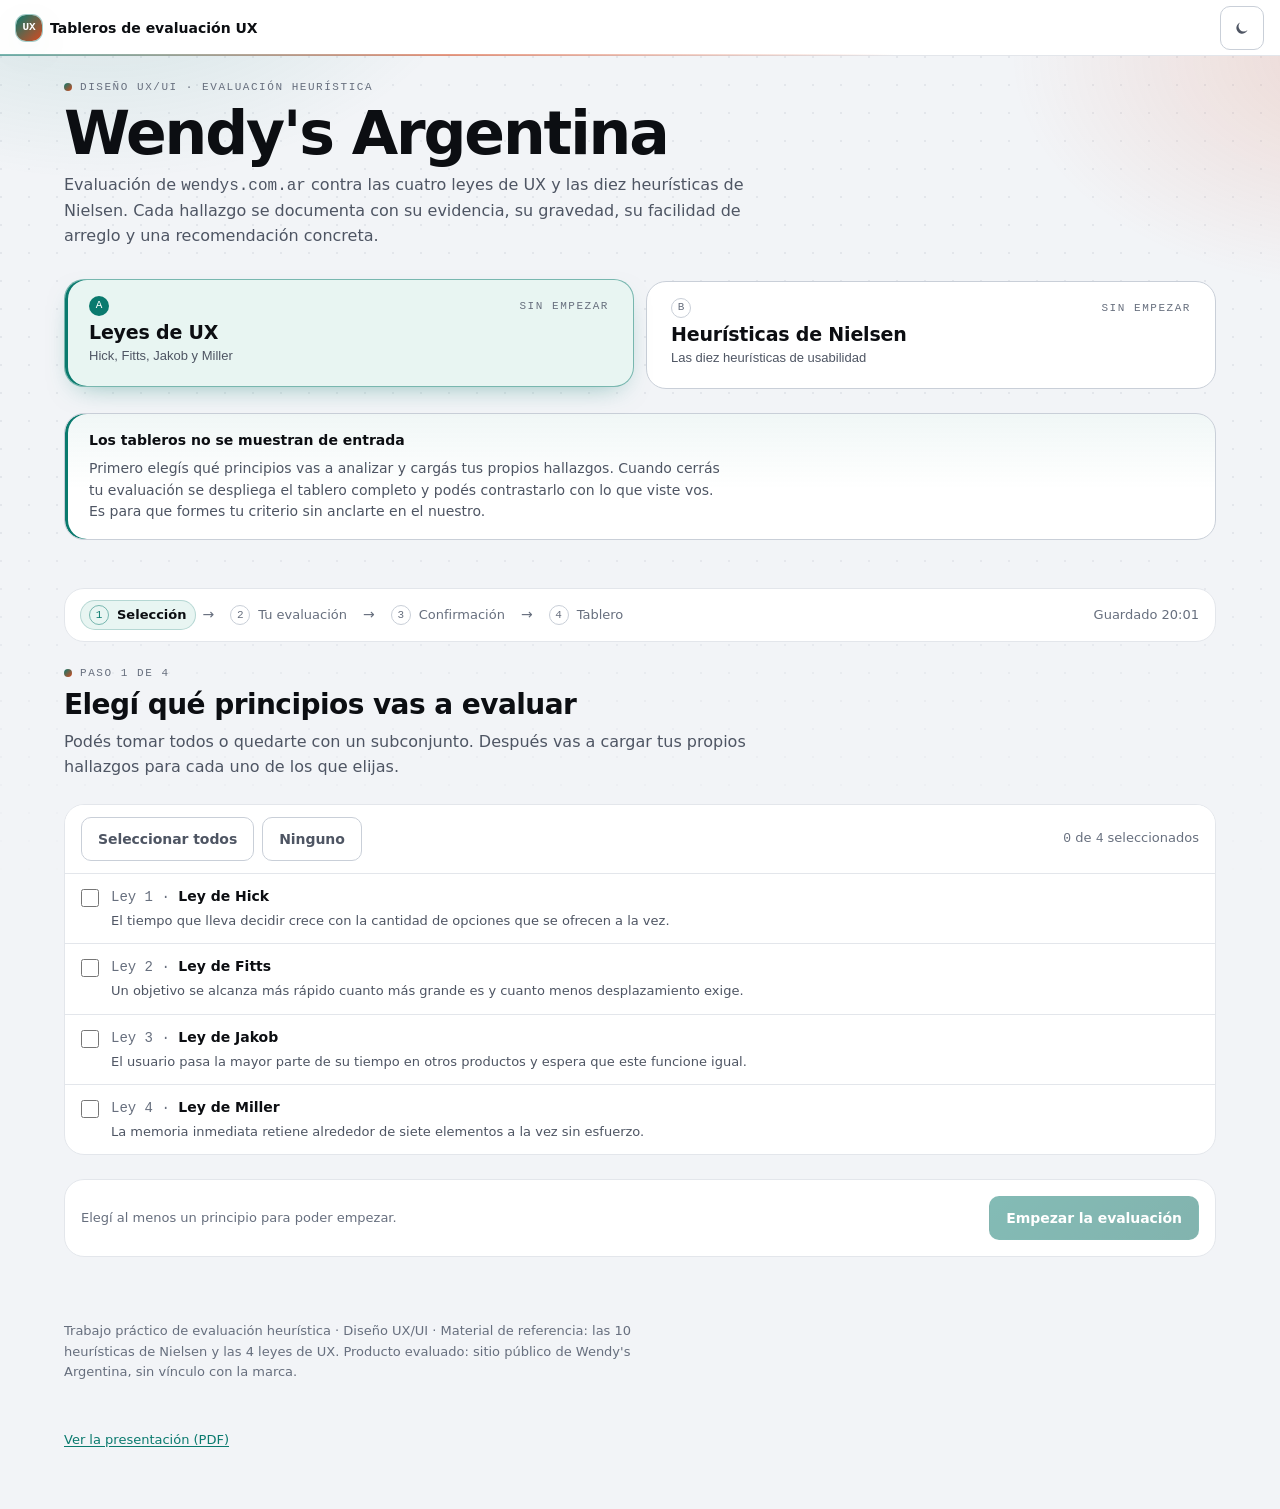
<file: index.html>
<!doctype html>
<html lang="es">
<head>
<meta charset="utf-8">
<meta name="viewport" content="width=device-width, initial-scale=1">
<title>Tableros de evaluación UX · Wendy's Argentina</title>
<meta name="description" content="Evaluación heurística de wendys.com.ar: dos tableros de hallazgos con evidencia, severidad y recomendación, detrás de un flujo de evaluación a ciegas.">
<link rel="icon" href="data:image/svg+xml,%3Csvg xmlns='http://www.w3.org/2000/svg' viewBox='0 0 32 32'%3E%3Crect width='32' height='32' rx='6' fill='%23101216'/%3E%3Cpath d='M8 10h4l2 8 2-8h4l2 8 2-8h4' stroke='%2335E0C8' stroke-width='2.5' fill='none' stroke-linecap='round' stroke-linejoin='round'/%3E%3C/svg%3E">
<link rel="stylesheet" href="assets/styles.css">
</head>
<body>

<a class="sr-only" href="#main">Saltar al contenido</a>

<header class="topbar">
  <div class="topbar__brand">
    <span class="mark" aria-hidden="true">UX</span>
    <span class="topbar__name">Tableros de evaluación UX</span>
  </div>
  <button type="button" class="btn btn--ghost btn--icon" id="theme-toggle"
          aria-pressed="false" title="Tema claro">
    <svg class="icon-theme icon-theme--sun" width="16" height="16" viewBox="0 0 24 24"
         fill="none" stroke="currentColor" stroke-width="1.8" stroke-linecap="round"
         stroke-linejoin="round" aria-hidden="true">
      <circle cx="12" cy="12" r="4.2"/>
      <path d="M12 2.5v2.4M12 19.1v2.4M4.2 4.2l1.7 1.7M18.1 18.1l1.7 1.7M2.5 12h2.4M19.1 12h2.4M4.2 19.8l1.7-1.7M18.1 5.9l1.7-1.7"/>
    </svg>
    <svg class="icon-theme icon-theme--moon" width="16" height="16" viewBox="0 0 24 24"
         fill="currentColor" aria-hidden="true">
      <path d="M20.2 14.9A8.6 8.6 0 1 1 9.1 3.8a7 7 0 0 0 11.1 11.1Z"/>
    </svg>
    <span class="sr-only" id="theme-toggle-label">Tema claro</span>
  </button>
</header>

<main id="main" class="content">

  <!-- ── Encabezado del trabajo ────────────────────────────── -->
  <section class="section section--intro" aria-labelledby="titulo">
    <div class="section__head">
      <p class="label">Diseño UX/UI · Evaluación heurística</p>
      <h1 id="titulo">Wendy's Argentina</h1>
      <p class="lead">
        Evaluación de <span class="num">wendys.com.ar</span> contra las cuatro leyes de UX
        y las diez heurísticas de Nielsen. Cada hallazgo se documenta con su evidencia,
        su gravedad, su facilidad de arreglo y una recomendación concreta.
      </p>
    </div>

    <div class="stack gap-6">
      <!-- La decisión primaria de la pantalla va primero, lo más cerca
           posible del título — ley de Fitts: menos distancia hasta el
           control que realmente importa. El callout explica el mecanismo
           del flujo completo, no "qué pasa si elegís este tablero", así
           que sigue siendo igual de válido leído después de elegir. -->
      <div class="board-picker" role="tablist" aria-label="Elegí el tablero">
        <button type="button" class="board-pick" role="tab" id="tab-leyes"
                aria-selected="true" aria-controls="panel-tablero" data-tablero="leyes">
          <span class="board-pick__top">
            <span class="steps__num" aria-hidden="true">A</span>
            <span class="label" id="estado-leyes"></span>
          </span>
          <span class="board-pick__title">Leyes de UX</span>
          <span class="board-pick__desc">Hick, Fitts, Jakob y Miller</span>
        </button>
        <button type="button" class="board-pick" role="tab" id="tab-heuristicas"
                aria-selected="false" aria-controls="panel-tablero" data-tablero="heuristicas">
          <span class="board-pick__top">
            <span class="steps__num" aria-hidden="true">B</span>
            <span class="label" id="estado-heuristicas"></span>
          </span>
          <span class="board-pick__title">Heurísticas de Nielsen</span>
          <span class="board-pick__desc">Las diez heurísticas de usabilidad</span>
        </button>
      </div>

      <div class="callout callout--info">
        <p class="callout__title">Los tableros no se muestran de entrada</p>
        <p>
          Primero elegís qué principios vas a analizar y cargás tus propios hallazgos.
          Cuando cerrás tu evaluación se despliega el tablero completo y podés
          contrastarlo con lo que viste vos. Es para que formes tu criterio sin
          anclarte en el nuestro.
        </p>
      </div>
    </div>
  </section>

  <!-- ── Panel del tablero activo ──────────────────────────── -->
  <section class="section" id="panel-tablero" role="tabpanel"
           tabindex="-1" aria-labelledby="tab-leyes">

    <nav class="steps" id="steps" aria-label="Progreso de la evaluación"></nav>

    <div id="paso"></div>

  </section>

  <p class="hint" id="aviso-storage" hidden></p>

</main>

<footer class="content" style="padding-top:0">
  <p class="hint">
    Trabajo práctico de evaluación heurística · Diseño UX/UI ·
    Material de referencia: las 10 heurísticas de Nielsen y las 4 leyes de UX.
    Producto evaluado: sitio público de Wendy's Argentina, sin vínculo con la marca.
  </p>
  <p class="hint">
    <a href="public/Tableros-evaluacion-UX.pdf" target="_blank" rel="noopener">Ver la presentación (PDF)</a>
  </p>
</footer>

<div id="capa-modal"></div>

<script src="assets/principios.js"></script>
<script src="assets/capturas.js"></script>
<script src="assets/app.js"></script>
</body>
</html>
</file>
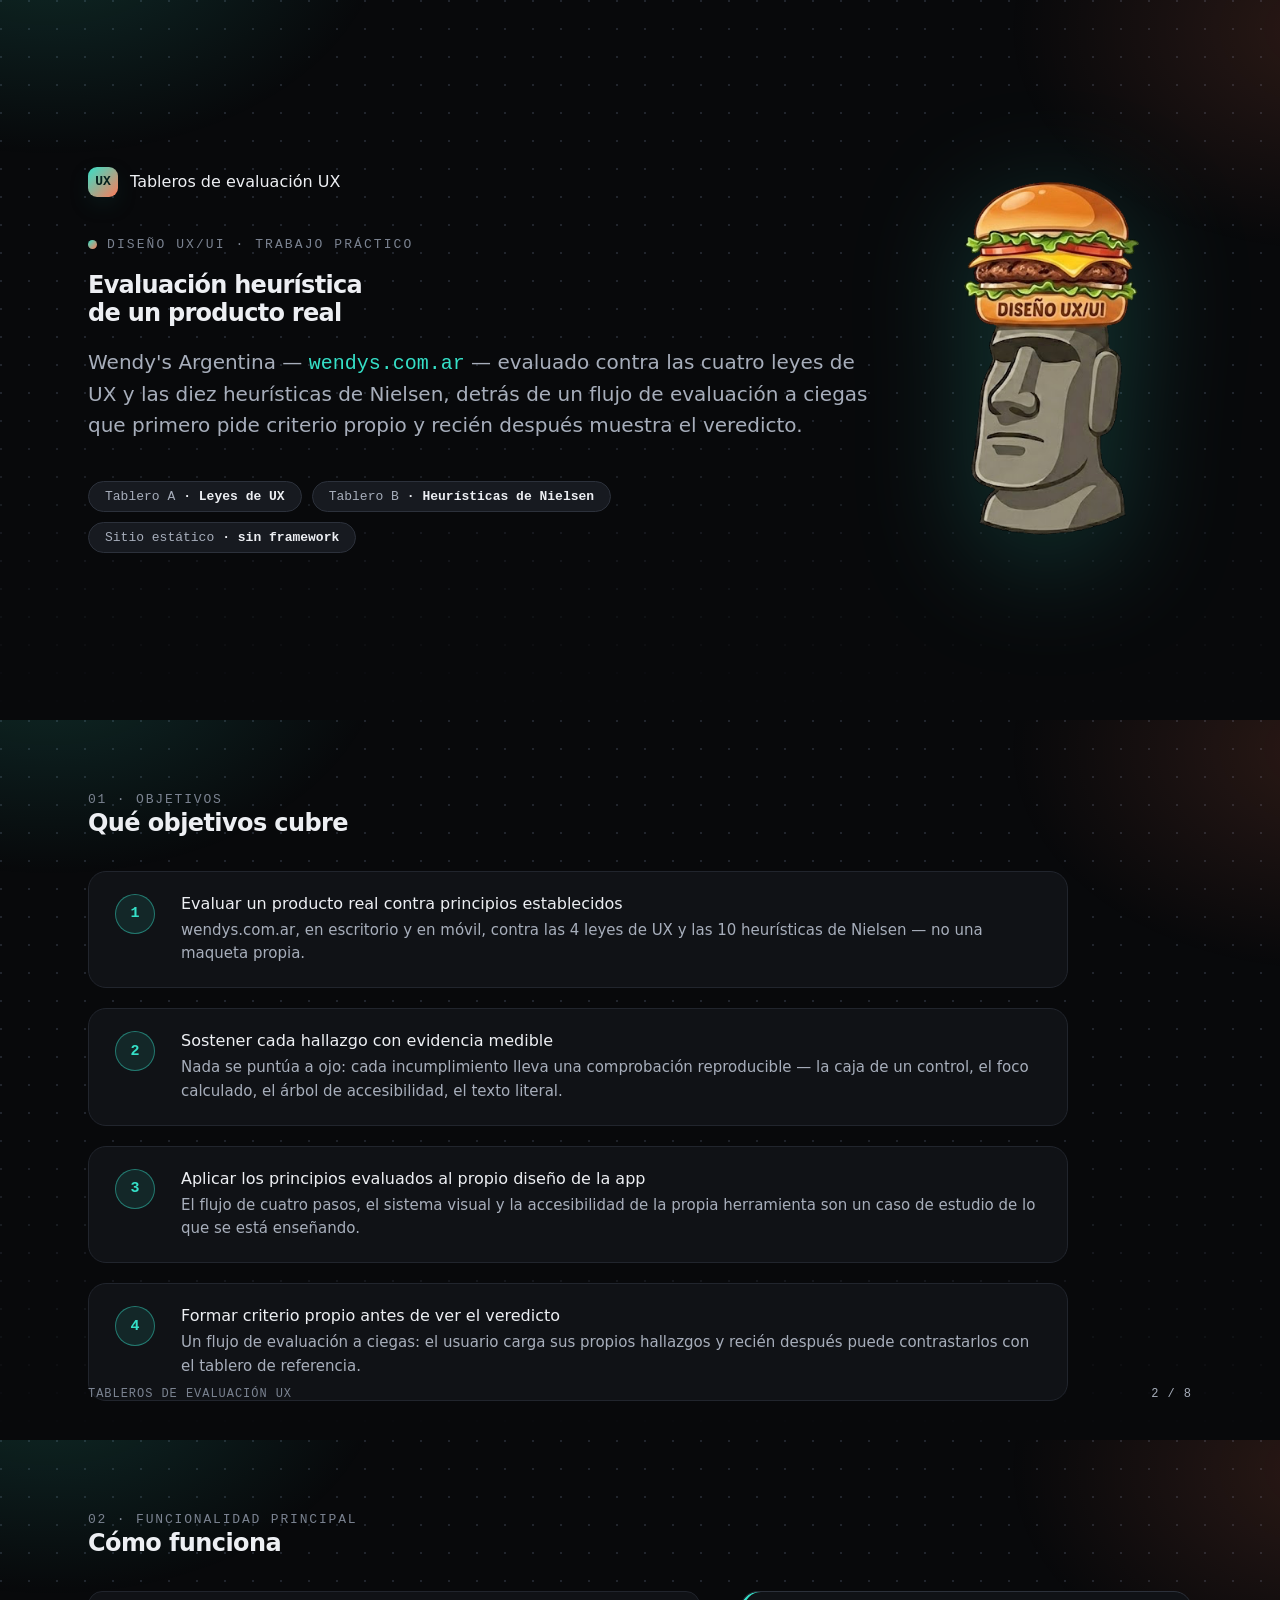
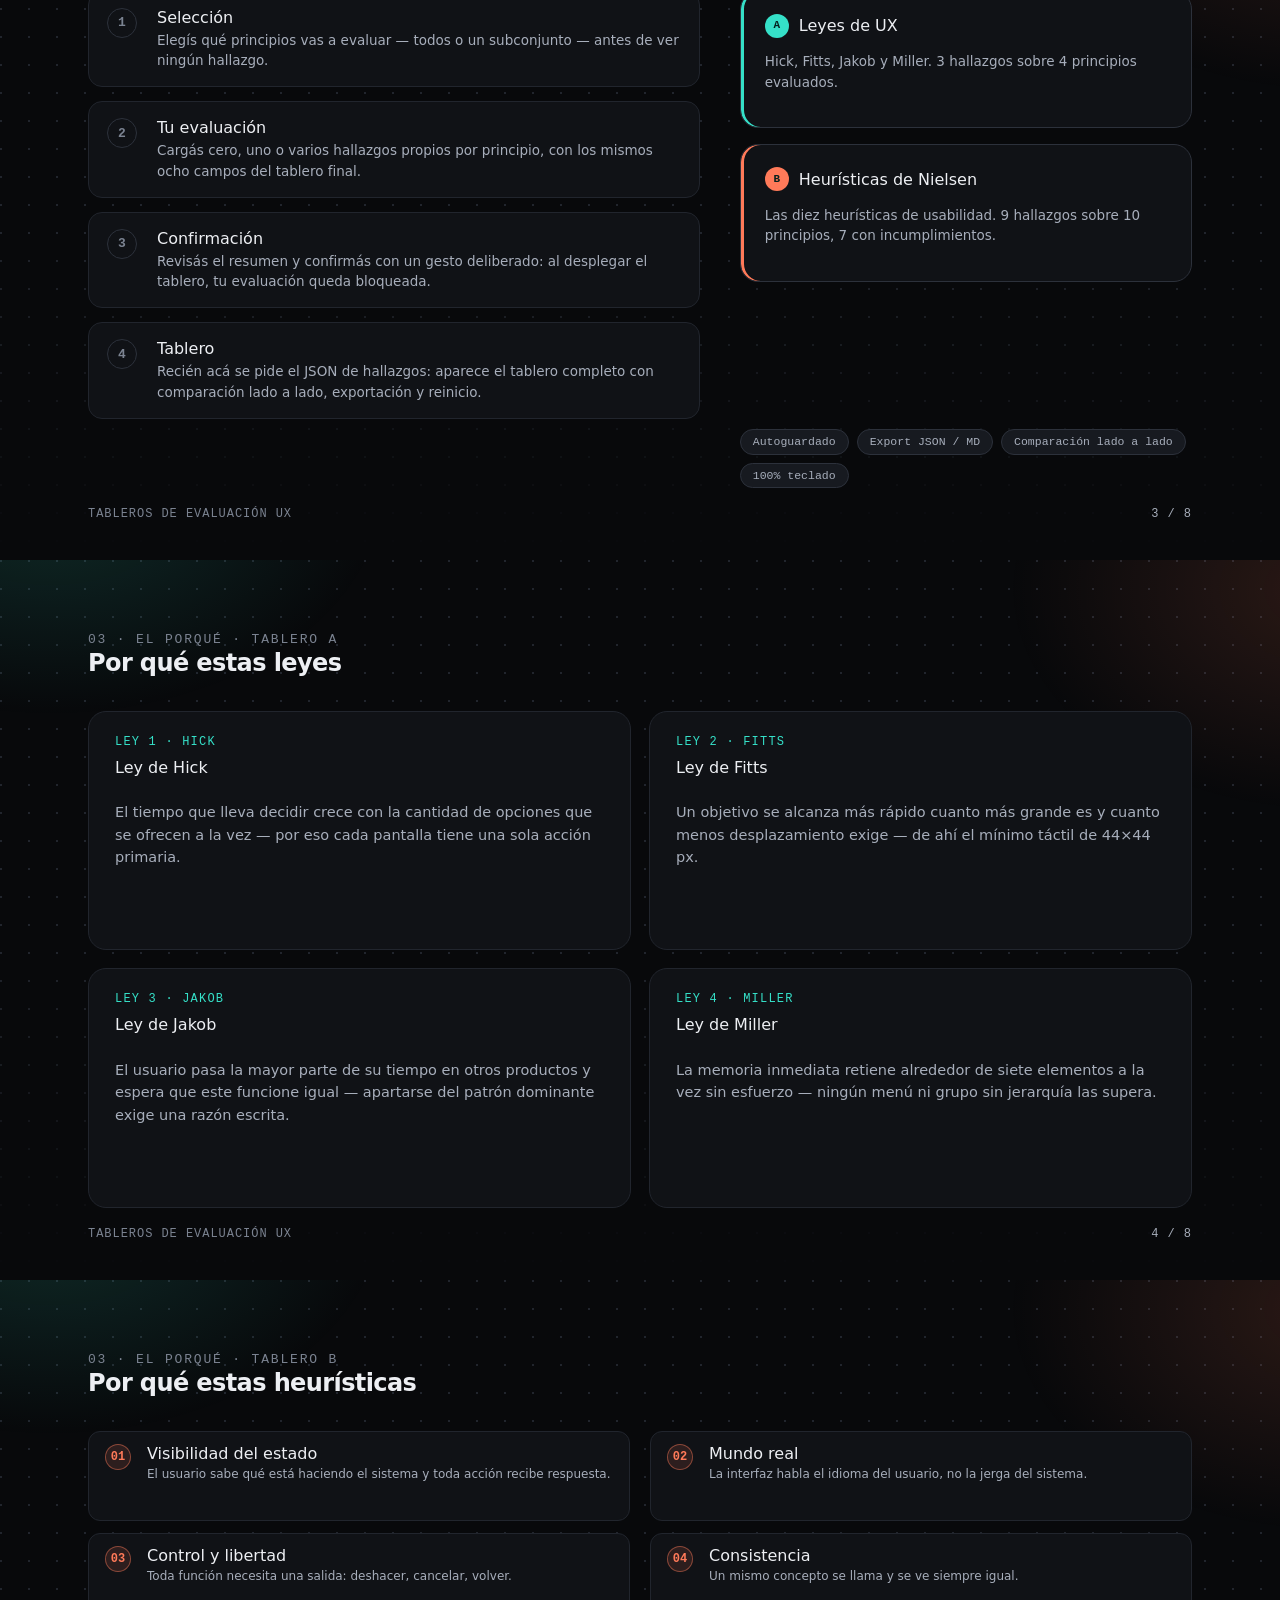
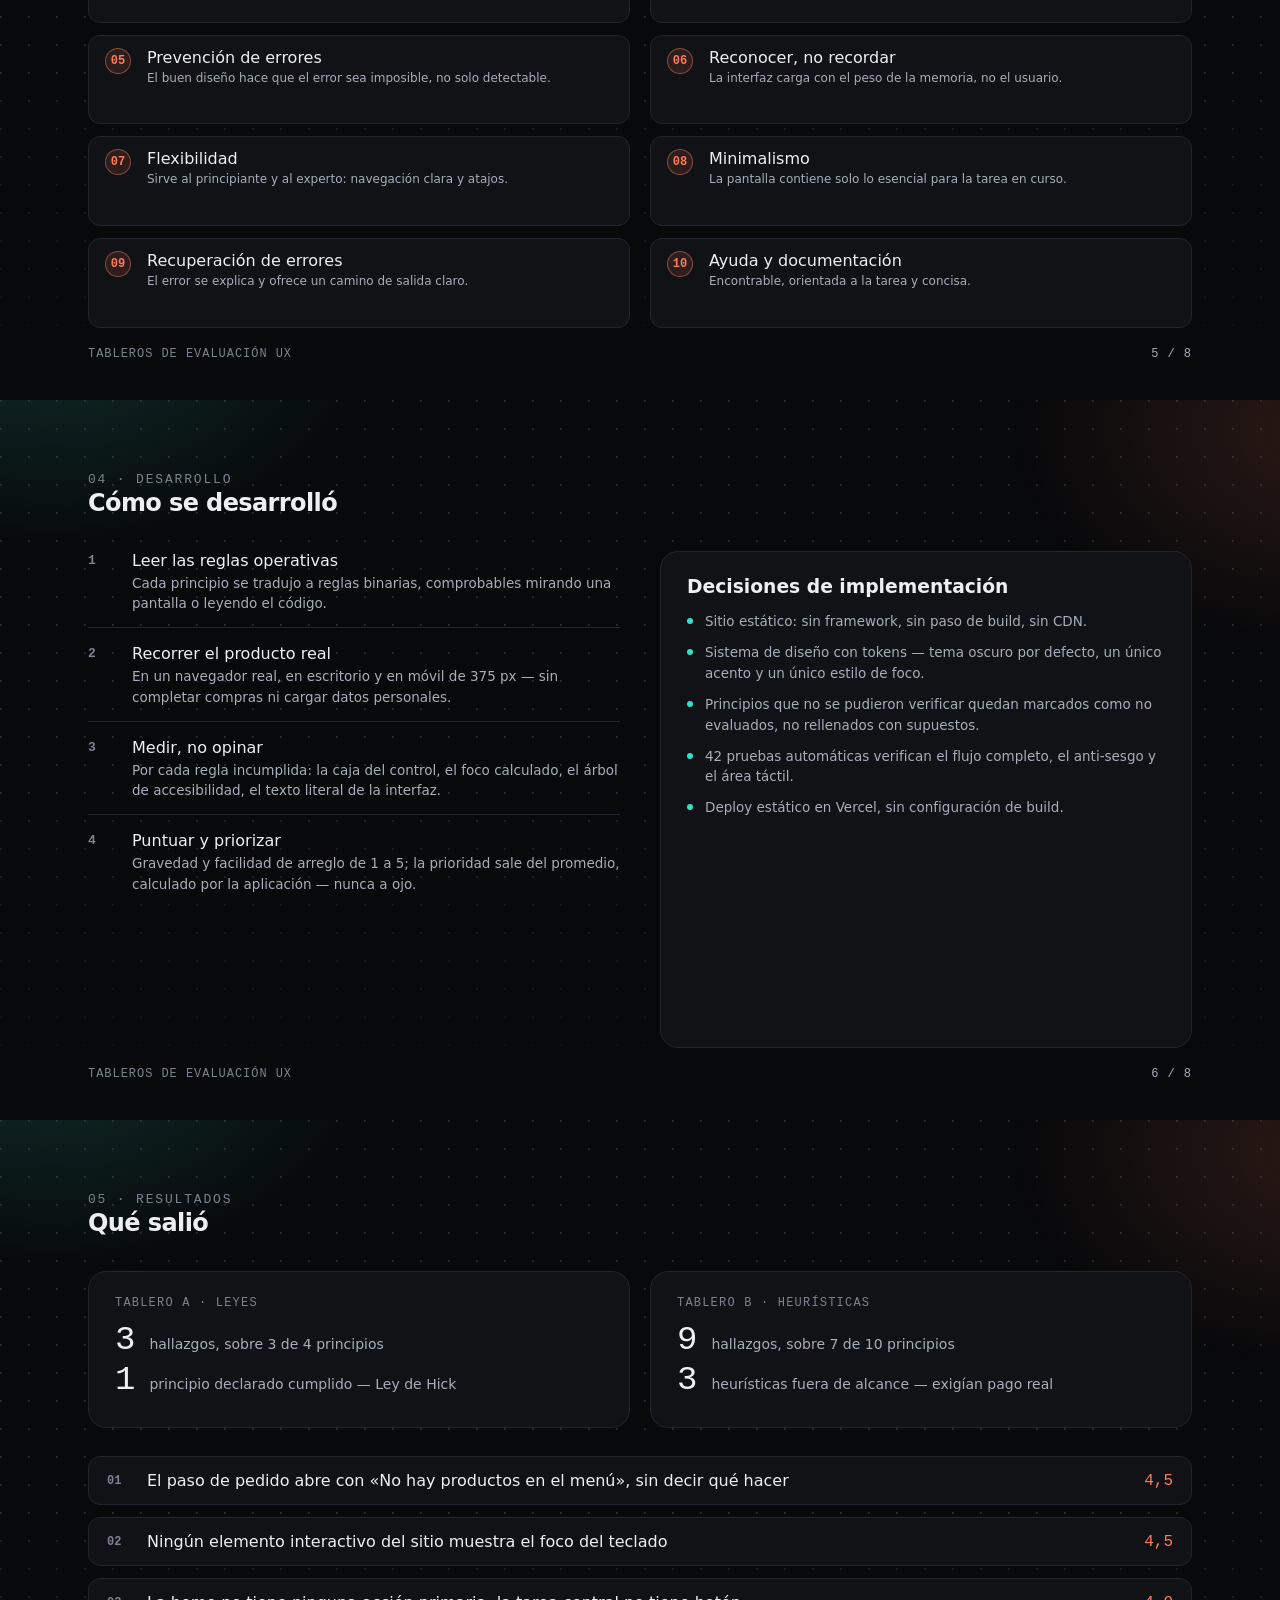
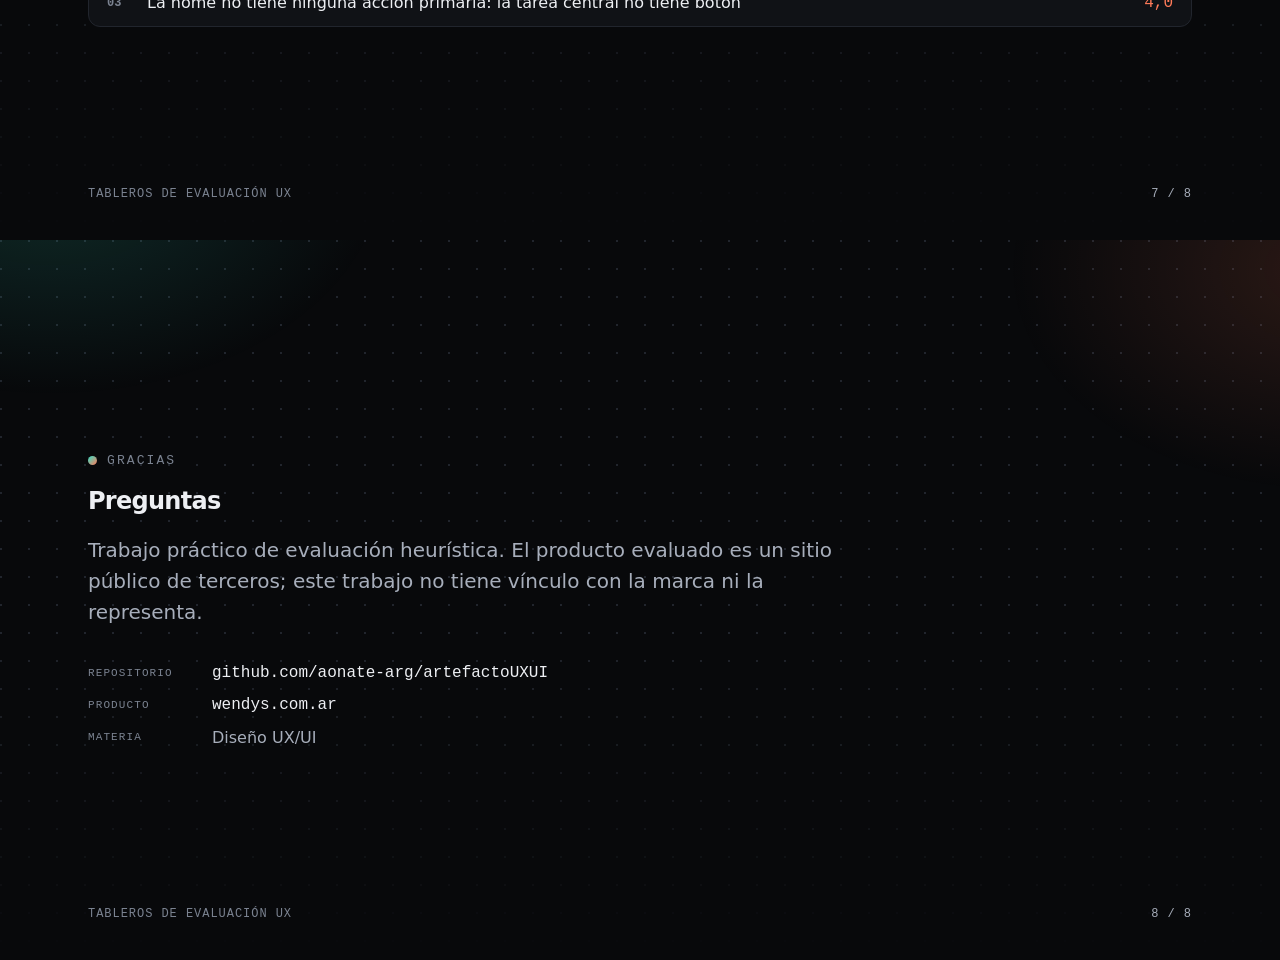
<file: presentacion/presentacion.html>
<!doctype html>
<html lang="es">
<head>
<meta charset="utf-8">
<title>Tableros de evaluación UX · Wendy's Argentina</title>
<style>
  @page { size: 1280px 720px; margin: 0; }
  * { box-sizing: border-box; -webkit-print-color-adjust: exact; print-color-adjust: exact; }
  html, body { margin: 0; padding: 0; }
  body {
    background: #08090B;
    font-family: "Instrument Sans", ui-sans-serif, system-ui, -apple-system, "Segoe UI", sans-serif;
    color: #EDEFF3;
  }

  :root {
    --bg: #08090B;
    --surface: #101216;
    --surface-2: #171A20;
    --surface-3: #1E222A;
    --line: #21252D;
    --line-strong: #2C313B;
    --text: #EDEFF3;
    --text-2: #A7AEBB;
    --text-3: #7B8391;
    --accent: #35E0C8;
    --accent-ink: #04211D;
    --accent-tint: rgba(53,224,200,.10);
    --accent-2: #FF7A59;
    --accent-2-tint: rgba(255,122,89,.12);
    --mono: "JetBrains Mono", ui-monospace, SFMono-Regular, Menlo, Consolas, monospace;
  }

  .slide {
    width: 1280px;
    height: 720px;
    position: relative;
    overflow: hidden;
    padding: 72px 88px;
    display: flex;
    flex-direction: column;
    page-break-after: always;
    background: var(--bg);
  }
  .slide:last-of-type { page-break-after: avoid; }

  /* nebulosa de fondo, igual criterio que la app */
  .slide::before {
    content: '';
    position: absolute; inset: 0; z-index: 0; pointer-events: none;
    background-image:
      radial-gradient(560px 380px at 4% -10%, rgba(53,224,200,.16), transparent 60%),
      radial-gradient(520px 360px at 104% 4%, rgba(255,122,89,.14), transparent 62%),
      radial-gradient(circle at 1px 1px, var(--line) 1px, transparent 0);
    background-repeat: no-repeat, no-repeat, repeat;
    background-size: auto, auto, 28px 28px;
    mask-image: linear-gradient(to bottom, black, black 55%, transparent 100%);
  }
  .slide > * { position: relative; z-index: 1; }

  .eyebrow {
    display: inline-flex; align-items: center; gap: 10px;
    font: 500 13px/1.3 var(--mono);
    letter-spacing: .16em; text-transform: uppercase;
    color: var(--text-3);
    margin-bottom: 18px;
  }
  .eyebrow::before {
    content: ''; width: 9px; height: 9px; border-radius: 999px;
    background: linear-gradient(135deg, var(--accent), var(--accent-2));
  }

  .kicker {
    font: 500 13px/1.3 var(--mono);
    letter-spacing: .14em; text-transform: uppercase;
    color: var(--text-3);
  }

  h1 { font: 700 60px/1.05 inherit; letter-spacing: -.03em; margin: 0 0 20px; color: var(--text); }
  h2 { font: 700 42px/1.12 inherit; letter-spacing: -.025em; margin: 0 0 34px; color: var(--text); }
  p.lead { font-size: 20px; line-height: 1.55; color: var(--text-2); max-width: 62ch; margin: 0; }

  .foot {
    position: absolute; left: 88px; right: 88px; bottom: 40px;
    display: flex; justify-content: space-between; align-items: center;
    font: 500 12px/1 var(--mono); letter-spacing: .08em; text-transform: uppercase;
    color: var(--text-3); z-index: 1;
  }
  .foot .n { color: var(--text-2); }

  .mark {
    width: 30px; height: 30px; border-radius: 9px; flex: none;
    background: linear-gradient(135deg, var(--accent), var(--accent-2));
    display: grid; place-items: center;
    font: 700 13px/1 var(--mono); color: var(--accent-ink);
    box-shadow: 0 8px 26px -10px rgba(53,224,200,.5);
  }
  .brand { display: flex; align-items: center; gap: 12px; margin-bottom: 40px; }
  .brand__name { font: 600 15px/1 inherit; color: var(--text); }

  /* ── portada ─────────────────────────────────────────── */
  .cover { justify-content: center; }
  .cover .mascota {
    position: absolute; right: 78px; top: 50%; transform: translateY(-50%);
    width: 300px; z-index: 1;
    filter: drop-shadow(0 24px 60px rgba(53,224,200,.22));
  }
  .cover h1, .cover p.lead, .cover .badges { max-width: 780px; }
  .cover .badges { display: flex; flex-wrap: wrap; gap: 10px; margin-top: 40px; }
  .badge {
    display: inline-flex; align-items: center; gap: 8px;
    padding: 8px 16px; border-radius: 999px;
    border: 1px solid var(--line-strong);
    background: var(--surface-2);
    font: 500 13px/1 var(--mono); color: var(--text-2);
    white-space: nowrap;
  }
  .badge b { color: var(--text); font-weight: 600; }
  .cover .url { color: var(--accent); font-family: var(--mono); }

  /* ── listas de objetivos ─────────────────────────────── */
  .obj-list { display: flex; flex-direction: column; gap: 20px; max-width: 980px; }
  .obj {
    display: grid; grid-template-columns: 44px 1fr; gap: 22px;
    align-items: start;
    padding: 22px 26px;
    background: var(--surface);
    border: 1px solid var(--line);
    border-radius: 18px;
  }
  .obj__n {
    width: 40px; height: 40px; border-radius: 999px;
    display: grid; place-items: center;
    border: 1px solid color-mix(in srgb, var(--accent) 45%, transparent);
    background: var(--accent-tint);
    font: 600 15px/1 var(--mono); color: var(--accent);
  }
  .obj__title { font: 600 18px/1.4 inherit; color: var(--text); margin: 0 0 6px; }
  .obj__desc { font-size: 15px; line-height: 1.55; color: var(--text-2); margin: 0; }

  /* ── funcionalidad: dos columnas ─────────────────────── */
  .cols { display: grid; grid-template-columns: 1.15fr .85fr; gap: 40px; flex: 1; min-height: 0; }
  .steps4 { display: flex; flex-direction: column; gap: 14px; }
  .step {
    display: grid; grid-template-columns: 34px 1fr; gap: 16px;
    padding: 16px 18px;
    background: var(--surface);
    border: 1px solid var(--line);
    border-radius: 14px;
  }
  .step__n {
    width: 30px; height: 30px; border-radius: 999px;
    display: grid; place-items: center;
    border: 1px solid var(--line-strong);
    font: 600 13px/1 var(--mono); color: var(--text-3);
  }
  .step__t { font: 600 15px/1.4 inherit; color: var(--text); margin: 0 0 3px; }
  .step__d { font-size: 13.5px; line-height: 1.5; color: var(--text-2); margin: 0; }

  .boardcard {
    padding: 22px 24px;
    border-radius: 18px;
    background: var(--surface);
    border: 1px solid var(--line-strong);
    margin-bottom: 16px;
  }
  .boardcard.b { --a: var(--accent-2); }
  .boardcard.a { --a: var(--accent); }
  .boardcard { box-shadow: inset 3px 0 0 var(--a, var(--accent)); }
  .boardcard__top { display: flex; align-items: center; gap: 10px; margin-bottom: 8px; }
  .boardcard__badge {
    width: 24px; height: 24px; border-radius: 999px;
    display: grid; place-items: center;
    background: var(--a, var(--accent)); color: var(--accent-ink);
    font: 700 11px/1 var(--mono);
  }
  .boardcard__title { font: 600 17px/1.3 inherit; color: var(--text); }
  .boardcard__desc { font-size: 13.5px; color: var(--text-2); line-height: 1.5; }

  .feature-row { display: flex; flex-wrap: wrap; gap: 8px; margin-top: auto; }
  .feature-row .badge { font-size: 11.5px; padding: 6px 12px; }

  /* ── leyes: 4 tarjetas ────────────────────────────────── */
  .laws-grid { display: grid; grid-template-columns: 1fr 1fr; gap: 18px; flex: 1; min-height: 0; }
  .law {
    padding: 24px 26px;
    background: var(--surface);
    border: 1px solid var(--line);
    border-radius: 18px;
    display: flex; flex-direction: column; gap: 10px;
  }
  .law__code { font: 500 12px/1 var(--mono); letter-spacing: .1em; text-transform: uppercase; color: var(--accent); }
  .law__name { font: 600 21px/1.3 inherit; color: var(--text); }
  .law__desc { font-size: 14.5px; line-height: 1.55; color: var(--text-2); }

  /* ── heurísticas: grilla compacta 2x5 ─────────────────── */
  .heur-grid { display: grid; grid-template-columns: 1fr 1fr; gap: 12px 20px; flex: 1; min-height: 0; }
  .heur {
    display: grid; grid-template-columns: 30px 1fr; gap: 12px;
    align-items: start;
    padding: 12px 16px;
    background: var(--surface);
    border: 1px solid var(--line);
    border-radius: 12px;
  }
  .heur__n {
    font: 600 12px/1 var(--mono); color: var(--accent-2);
    width: 26px; height: 26px; border-radius: 999px;
    border: 1px solid color-mix(in srgb, var(--accent-2) 45%, transparent);
    background: var(--accent-2-tint);
    display: grid; place-items: center;
  }
  .heur__name { font: 600 13.5px/1.35 inherit; color: var(--text); margin: 0 0 3px; }
  .heur__desc { font-size: 12px; line-height: 1.4; color: var(--text-2); margin: 0; }

  /* ── metodología ──────────────────────────────────────── */
  .method-grid { display: grid; grid-template-columns: 1fr 1fr; gap: 40px; flex: 1; min-height: 0; }
  .method-steps { display: flex; flex-direction: column; gap: 16px; counter-reset: m; }
  .mstep {
    display: grid; grid-template-columns: 30px 1fr; gap: 14px;
    padding-bottom: 14px;
    border-bottom: 1px solid var(--line);
  }
  .mstep:last-child { border-bottom: 0; }
  .mstep__n {
    counter-increment: m; font: 600 13px/1.6 var(--mono); color: var(--text-3);
  }
  .mstep__n::before { content: counter(m); }
  .mstep__t { font: 600 15.5px/1.4 inherit; color: var(--text); margin: 0 0 3px; }
  .mstep__d { font-size: 13.5px; line-height: 1.5; color: var(--text-2); margin: 0; }

  .stack-card {
    padding: 24px 26px;
    background: var(--surface);
    border: 1px solid var(--line);
    border-radius: 18px;
    display: flex; flex-direction: column; gap: 14px;
  }
  .stack-card h3 { font: 600 15px/1.3 inherit; color: var(--text); margin: 0; }
  .stack-list { display: flex; flex-direction: column; gap: 10px; margin: 0; padding: 0; list-style: none; }
  .stack-list li { font-size: 13.5px; line-height: 1.55; color: var(--text-2); padding-left: 18px; position: relative; }
  .stack-list li::before {
    content: ''; position: absolute; left: 0; top: 7px;
    width: 6px; height: 6px; border-radius: 999px;
    background: var(--accent);
  }

  /* ── resultados ───────────────────────────────────────── */
  .results-grid { display: grid; grid-template-columns: 1fr 1fr; gap: 20px; }
  .metric-card {
    padding: 24px 26px;
    background: var(--surface);
    border: 1px solid var(--line);
    border-radius: 18px;
  }
  .metric-card__label { font: 500 12px/1.3 var(--mono); letter-spacing: .1em; text-transform: uppercase; color: var(--text-3); margin-bottom: 12px; }
  .metric-row { display: flex; align-items: baseline; gap: 14px; margin-bottom: 6px; }
  .metric-row .v { font: 400 34px/1 var(--mono); color: var(--text); }
  .metric-row .l { font-size: 14px; color: var(--text-2); }

  .top3 { display: flex; flex-direction: column; gap: 12px; margin-top: 28px; }
  .top3-item {
    display: grid; grid-template-columns: 26px 1fr auto; gap: 14px; align-items: center;
    padding: 14px 18px;
    background: var(--surface);
    border: 1px solid var(--line);
    border-radius: 12px;
  }
  .top3-item .r { font: 600 12px/1 var(--mono); color: var(--text-3); }
  .top3-item .t { font: 600 14.5px/1.4 inherit; color: var(--text); }
  .top3-item .s { font: 400 16px/1 var(--mono); color: var(--accent-2); }

  /* ── cierre ───────────────────────────────────────────── */
  .closing { justify-content: center; align-items: flex-start; }
  .closing .links { display: flex; flex-direction: column; gap: 14px; margin-top: 36px; }
  .link-row { display: flex; align-items: center; gap: 14px; font-size: 16px; color: var(--text-2); }
  .link-row .tag { font: 500 11px/1 var(--mono); letter-spacing: .1em; text-transform: uppercase; color: var(--text-3); width: 110px; flex: none; }
  .link-row .val { color: var(--text); font-family: var(--mono); }
</style>
</head>
<body>

<!-- 1 · PORTADA -->
<section class="slide cover">
  <div class="brand">
    <span class="mark">UX</span>
    <span class="brand__name">Tableros de evaluación UX</span>
  </div>
  <span class="eyebrow">Diseño UX/UI · Trabajo práctico</span>
  <h1>Evaluación heurística<br>de un producto real</h1>
  <p class="lead">
    Wendy's Argentina — <span class="url">wendys.com.ar</span> — evaluado contra las
    cuatro leyes de UX y las diez heurísticas de Nielsen, detrás de un flujo de
    evaluación a ciegas que primero pide criterio propio y recién después muestra
    el veredicto.
  </p>
  <div class="badges">
    <span class="badge">Tablero A <b>· Leyes de UX</b></span>
    <span class="badge">Tablero B <b>· Heurísticas de Nielsen</b></span>
    <span class="badge">Sitio estático <b>· sin framework</b></span>
  </div>
  <img class="mascota" src="../public/img/logoDigital2.psd.png" alt="">
</section>

<!-- 2 · OBJETIVOS -->
<section class="slide">
  <span class="kicker">01 · Objetivos</span>
  <h2>Qué objetivos cubre</h2>
  <div class="obj-list">
    <div class="obj">
      <span class="obj__n">1</span>
      <div>
        <p class="obj__title">Evaluar un producto real contra principios establecidos</p>
        <p class="obj__desc">wendys.com.ar, en escritorio y en móvil, contra las 4 leyes de UX y las 10 heurísticas de Nielsen — no una maqueta propia.</p>
      </div>
    </div>
    <div class="obj">
      <span class="obj__n">2</span>
      <div>
        <p class="obj__title">Sostener cada hallazgo con evidencia medible</p>
        <p class="obj__desc">Nada se puntúa a ojo: cada incumplimiento lleva una comprobación reproducible — la caja de un control, el foco calculado, el árbol de accesibilidad, el texto literal.</p>
      </div>
    </div>
    <div class="obj">
      <span class="obj__n">3</span>
      <div>
        <p class="obj__title">Aplicar los principios evaluados al propio diseño de la app</p>
        <p class="obj__desc">El flujo de cuatro pasos, el sistema visual y la accesibilidad de la propia herramienta son un caso de estudio de lo que se está enseñando.</p>
      </div>
    </div>
    <div class="obj">
      <span class="obj__n">4</span>
      <div>
        <p class="obj__title">Formar criterio propio antes de ver el veredicto</p>
        <p class="obj__desc">Un flujo de evaluación a ciegas: el usuario carga sus propios hallazgos y recién después puede contrastarlos con el tablero de referencia.</p>
      </div>
    </div>
  </div>
  <div class="foot"><span>Tableros de evaluación UX</span><span class="n">2 / 8</span></div>
</section>

<!-- 3 · FUNCIONALIDAD -->
<section class="slide">
  <span class="kicker">02 · Funcionalidad principal</span>
  <h2>Cómo funciona</h2>
  <div class="cols">
    <div class="steps4">
      <div class="step">
        <span class="step__n">1</span>
        <div><p class="step__t">Selección</p><p class="step__d">Elegís qué principios vas a evaluar — todos o un subconjunto — antes de ver ningún hallazgo.</p></div>
      </div>
      <div class="step">
        <span class="step__n">2</span>
        <div><p class="step__t">Tu evaluación</p><p class="step__d">Cargás cero, uno o varios hallazgos propios por principio, con los mismos ocho campos del tablero final.</p></div>
      </div>
      <div class="step">
        <span class="step__n">3</span>
        <div><p class="step__t">Confirmación</p><p class="step__d">Revisás el resumen y confirmás con un gesto deliberado: al desplegar el tablero, tu evaluación queda bloqueada.</p></div>
      </div>
      <div class="step">
        <span class="step__n">4</span>
        <div><p class="step__t">Tablero</p><p class="step__d">Recién acá se pide el JSON de hallazgos: aparece el tablero completo con comparación lado a lado, exportación y reinicio.</p></div>
      </div>
    </div>
    <div style="display:flex; flex-direction:column;">
      <div class="boardcard a">
        <div class="boardcard__top"><span class="boardcard__badge">A</span><span class="boardcard__title">Leyes de UX</span></div>
        <p class="boardcard__desc">Hick, Fitts, Jakob y Miller. 3 hallazgos sobre 4 principios evaluados.</p>
      </div>
      <div class="boardcard b">
        <div class="boardcard__top"><span class="boardcard__badge">B</span><span class="boardcard__title">Heurísticas de Nielsen</span></div>
        <p class="boardcard__desc">Las diez heurísticas de usabilidad. 9 hallazgos sobre 10 principios, 7 con incumplimientos.</p>
      </div>
      <div class="feature-row">
        <span class="badge">Autoguardado</span>
        <span class="badge">Export JSON / MD</span>
        <span class="badge">Comparación lado a lado</span>
        <span class="badge">100% teclado</span>
      </div>
    </div>
  </div>
  <div class="foot"><span>Tableros de evaluación UX</span><span class="n">3 / 8</span></div>
</section>

<!-- 4 · POR QUÉ LAS LEYES -->
<section class="slide">
  <span class="kicker">03 · El porqué · Tablero A</span>
  <h2>Por qué estas leyes</h2>
  <div class="laws-grid">
    <div class="law"><span class="law__code">Ley 1 · Hick</span><span class="law__name">Ley de Hick</span><p class="law__desc">El tiempo que lleva decidir crece con la cantidad de opciones que se ofrecen a la vez — por eso cada pantalla tiene una sola acción primaria.</p></div>
    <div class="law"><span class="law__code">Ley 2 · Fitts</span><span class="law__name">Ley de Fitts</span><p class="law__desc">Un objetivo se alcanza más rápido cuanto más grande es y cuanto menos desplazamiento exige — de ahí el mínimo táctil de 44×44 px.</p></div>
    <div class="law"><span class="law__code">Ley 3 · Jakob</span><span class="law__name">Ley de Jakob</span><p class="law__desc">El usuario pasa la mayor parte de su tiempo en otros productos y espera que este funcione igual — apartarse del patrón dominante exige una razón escrita.</p></div>
    <div class="law"><span class="law__code">Ley 4 · Miller</span><span class="law__name">Ley de Miller</span><p class="law__desc">La memoria inmediata retiene alrededor de siete elementos a la vez sin esfuerzo — ningún menú ni grupo sin jerarquía las supera.</p></div>
  </div>
  <div class="foot"><span>Tableros de evaluación UX</span><span class="n">4 / 8</span></div>
</section>

<!-- 5 · POR QUÉ LAS HEURÍSTICAS -->
<section class="slide">
  <span class="kicker">03 · El porqué · Tablero B</span>
  <h2>Por qué estas heurísticas</h2>
  <div class="heur-grid">
    <div class="heur"><span class="heur__n">01</span><div><p class="heur__name">Visibilidad del estado</p><p class="heur__desc">El usuario sabe qué está haciendo el sistema y toda acción recibe respuesta.</p></div></div>
    <div class="heur"><span class="heur__n">02</span><div><p class="heur__name">Mundo real</p><p class="heur__desc">La interfaz habla el idioma del usuario, no la jerga del sistema.</p></div></div>
    <div class="heur"><span class="heur__n">03</span><div><p class="heur__name">Control y libertad</p><p class="heur__desc">Toda función necesita una salida: deshacer, cancelar, volver.</p></div></div>
    <div class="heur"><span class="heur__n">04</span><div><p class="heur__name">Consistencia</p><p class="heur__desc">Un mismo concepto se llama y se ve siempre igual.</p></div></div>
    <div class="heur"><span class="heur__n">05</span><div><p class="heur__name">Prevención de errores</p><p class="heur__desc">El buen diseño hace que el error sea imposible, no solo detectable.</p></div></div>
    <div class="heur"><span class="heur__n">06</span><div><p class="heur__name">Reconocer, no recordar</p><p class="heur__desc">La interfaz carga con el peso de la memoria, no el usuario.</p></div></div>
    <div class="heur"><span class="heur__n">07</span><div><p class="heur__name">Flexibilidad</p><p class="heur__desc">Sirve al principiante y al experto: navegación clara y atajos.</p></div></div>
    <div class="heur"><span class="heur__n">08</span><div><p class="heur__name">Minimalismo</p><p class="heur__desc">La pantalla contiene solo lo esencial para la tarea en curso.</p></div></div>
    <div class="heur"><span class="heur__n">09</span><div><p class="heur__name">Recuperación de errores</p><p class="heur__desc">El error se explica y ofrece un camino de salida claro.</p></div></div>
    <div class="heur"><span class="heur__n">10</span><div><p class="heur__name">Ayuda y documentación</p><p class="heur__desc">Encontrable, orientada a la tarea y concisa.</p></div></div>
  </div>
  <div class="foot"><span>Tableros de evaluación UX</span><span class="n">5 / 8</span></div>
</section>

<!-- 6 · METODOLOGÍA -->
<section class="slide">
  <span class="kicker">04 · Desarrollo</span>
  <h2>Cómo se desarrolló</h2>
  <div class="method-grid">
    <div class="method-steps">
      <div class="mstep"><span class="mstep__n"></span><div><p class="mstep__t">Leer las reglas operativas</p><p class="mstep__d">Cada principio se tradujo a reglas binarias, comprobables mirando una pantalla o leyendo el código.</p></div></div>
      <div class="mstep"><span class="mstep__n"></span><div><p class="mstep__t">Recorrer el producto real</p><p class="mstep__d">En un navegador real, en escritorio y en móvil de 375 px — sin completar compras ni cargar datos personales.</p></div></div>
      <div class="mstep"><span class="mstep__n"></span><div><p class="mstep__t">Medir, no opinar</p><p class="mstep__d">Por cada regla incumplida: la caja del control, el foco calculado, el árbol de accesibilidad, el texto literal de la interfaz.</p></div></div>
      <div class="mstep"><span class="mstep__n"></span><div><p class="mstep__t">Puntuar y priorizar</p><p class="mstep__d">Gravedad y facilidad de arreglo de 1 a 5; la prioridad sale del promedio, calculado por la aplicación — nunca a ojo.</p></div></div>
    </div>
    <div class="stack-card">
      <h3>Decisiones de implementación</h3>
      <ul class="stack-list">
        <li>Sitio estático: sin framework, sin paso de build, sin CDN.</li>
        <li>Sistema de diseño con tokens — tema oscuro por defecto, un único acento y un único estilo de foco.</li>
        <li>Principios que no se pudieron verificar quedan marcados como no evaluados, no rellenados con supuestos.</li>
        <li>42 pruebas automáticas verifican el flujo completo, el anti-sesgo y el área táctil.</li>
        <li>Deploy estático en Vercel, sin configuración de build.</li>
      </ul>
    </div>
  </div>
  <div class="foot"><span>Tableros de evaluación UX</span><span class="n">6 / 8</span></div>
</section>

<!-- 7 · RESULTADOS -->
<section class="slide">
  <span class="kicker">05 · Resultados</span>
  <h2>Qué salió</h2>
  <div class="results-grid">
    <div class="metric-card">
      <div class="metric-card__label">Tablero A · Leyes</div>
      <div class="metric-row"><span class="v">3</span><span class="l">hallazgos, sobre 3 de 4 principios</span></div>
      <div class="metric-row"><span class="v">1</span><span class="l">principio declarado cumplido — Ley de Hick</span></div>
    </div>
    <div class="metric-card">
      <div class="metric-card__label">Tablero B · Heurísticas</div>
      <div class="metric-row"><span class="v">9</span><span class="l">hallazgos, sobre 7 de 10 principios</span></div>
      <div class="metric-row"><span class="v">3</span><span class="l">heurísticas fuera de alcance — exigían pago real</span></div>
    </div>
  </div>
  <div class="top3">
    <div class="top3-item"><span class="r">01</span><span class="t">El paso de pedido abre con «No hay productos en el menú», sin decir qué hacer</span><span class="s">4,5</span></div>
    <div class="top3-item"><span class="r">02</span><span class="t">Ningún elemento interactivo del sitio muestra el foco del teclado</span><span class="s">4,5</span></div>
    <div class="top3-item"><span class="r">03</span><span class="t">La home no tiene ninguna acción primaria: la tarea central no tiene botón</span><span class="s">4,0</span></div>
  </div>
  <div class="foot"><span>Tableros de evaluación UX</span><span class="n">7 / 8</span></div>
</section>

<!-- 8 · CIERRE -->
<section class="slide closing">
  <span class="eyebrow">Gracias</span>
  <h1>Preguntas</h1>
  <p class="lead">
    Trabajo práctico de evaluación heurística. El producto evaluado es un sitio
    público de terceros; este trabajo no tiene vínculo con la marca ni la representa.
  </p>
  <div class="links">
    <div class="link-row"><span class="tag">Repositorio</span><span class="val">github.com/aonate-arg/artefactoUXUI</span></div>
    <div class="link-row"><span class="tag">Producto</span><span class="val">wendys.com.ar</span></div>
    <div class="link-row"><span class="tag">Materia</span><span>Diseño UX/UI</span></div>
  </div>
  <div class="foot"><span>Tableros de evaluación UX</span><span class="n">8 / 8</span></div>
</section>

</body>
</html>
</file>
<file: assets/styles.css>
/* ═══════════════════════════════════════════════════════════
   SISTEMA VISUAL — TOKENS
   light-dark(claro, oscuro). Tema por defecto: oscuro.
   Valores literales de docs/sistema-visual-spec.pdf · sección 03
   ═══════════════════════════════════════════════════════════ */

:root {
  color-scheme: dark light;

  /* ── Superficies · escalera de elevación ──────────────── */
  --bg:                light-dark(#F2F4F7, #08090B);
  --surface:           light-dark(#FFFFFF, #101216);
  --surface-2:         light-dark(#FFFFFF, #171A20);
  --surface-3:         light-dark(#FFFFFF, #1E222A);

  /* ── Líneas ──────────────────────────────────────────── */
  --line:              light-dark(#E3E6EB, #21252D);
  --line-strong:       light-dark(#C9CFD8, #2C313B);

  /* ── Texto ───────────────────────────────────────────── */
  --text:              light-dark(#0C0E12, #EDEFF3);
  --text-2:            light-dark(#4E5563, #A7AEBB);
  --text-3:            light-dark(#676F7E, #7B8391);

  /* ── Acento · hue 172° en los dos temas ──────────────── */
  --accent:            light-dark(#0A7A6E, #35E0C8);
  --accent-hover:      light-dark(#086A60, #5BEBD6);
  --accent-deep:       light-dark(#065C53, #12A896);
  --accent-ink:        light-dark(#FFFFFF, #04211D);
  --accent-tint:       light-dark(#E8F5F2, rgba(53,224,200,.10));

  /* ── Acento secundario · "Marte" — solo decorativo:
       fondos, glows, badges. Nunca lleva texto crítico ni
       reemplaza al foco, que sigue siendo --accent único. ── */
  --accent-2:          light-dark(#D6491F, #FF7A59);
  --accent-2-tint:     light-dark(#FBEAE4, rgba(255,122,89,.12));

  /* Glow reutilizable — independiente de --shadow-1, así que
     funciona igual en oscuro (donde --shadow-1 vale `none`). */
  --glow-accent:   0 0 0 1px color-mix(in srgb, var(--accent) 38%, transparent),
                   0 10px 32px -10px color-mix(in srgb, var(--accent) 55%, transparent);
  --glow-accent-2: 0 0 0 1px color-mix(in srgb, var(--accent-2) 38%, transparent),
                   0 10px 32px -10px color-mix(in srgb, var(--accent-2) 55%, transparent);

  /* ── Severidad ───────────────────────────────────────── */
  --sev-critical:      light-dark(#C8341F, #F0523F);
  --sev-high:          light-dark(#9C5A08, #F5944F);
  --sev-medium:        light-dark(#7E6015, #DFC05C);
  --sev-low:           light-dark(#656C7A, #6C7482);

  /* ── Elevación · sombra SOLO en claro ────────────────── */
  --shadow-1:          light-dark(0 1px 2px rgba(12,14,18,.07), none);
  --shadow-2:          light-dark(0 6px 20px rgba(12,14,18,.10), none);

  /* ── Radios · lenguaje más redondeado ──────────────────
     controles 10, tarjetas 20: más "producto", menos grilla. */
  --r-control: 10px;
  --r-card:    20px;
  --r-pill:    999px;

  /* ── Espaciado · grilla de 4 ─────────────────────────── */
  --s-1: 4px;   --s-2: 8px;   --s-3: 12px;  --s-4: 16px;
  --s-6: 24px;  --s-8: 32px;  --s-12: 48px; --s-16: 64px;

  /* ── Alturas ─────────────────────────────────────────── */
  --h-control: 36px;      /* botones, inputs, selects        */
  --h-row:     40px;      /* filas de tabla y de lista       */
  --h-touch:   44px;      /* mínimo táctil en móvil          */

  /* ── Movimiento ──────────────────────────────────────── */
  --dur:  140ms;
  --ease: cubic-bezier(.2,.7,.3,1);

  /* ── Tipografía ──────────────────────────────────────── */
  --font-sans: "Instrument Sans", ui-sans-serif, system-ui,
               -apple-system, "Segoe UI", sans-serif;
  --font-mono: "JetBrains Mono", ui-monospace, SFMono-Regular,
               Menlo, Consolas, monospace;
}

/* Override manual del tema (botón de la app) */
:root[data-theme="light"] { color-scheme: light; }
:root[data-theme="dark"]  { color-scheme: dark;  }

/* ═══════════════════════════════════════════════════════════
   BASE
   ═══════════════════════════════════════════════════════════ */

*, *::before, *::after { box-sizing: border-box; }

html { -webkit-text-size-adjust: 100%; }

body {
  background: var(--bg);
  color: var(--text-2);
  font-family: var(--font-sans);
  font-size: 14px;
  line-height: 1.55;
  -webkit-font-smoothing: antialiased;
  margin: 0;
  overflow-x: hidden;
  position: relative;
}

/* Fondo "nebulosa": dos manchas de acento muy tenues + una grilla de
   puntos, fijas detrás de todo el contenido. Puramente decorativo —
   nunca se usa como superficie de texto, así que no compromete el
   contraste de nada que esté encima. */
body::before {
  content: '';
  position: fixed;
  inset: 0;
  z-index: -1;
  pointer-events: none;
  background-image:
    radial-gradient(640px 420px at 8% -8%,
      color-mix(in srgb, var(--accent) 16%, transparent), transparent 60%),
    radial-gradient(560px 380px at 106% 6%,
      color-mix(in srgb, var(--accent-2) 16%, transparent), transparent 62%),
    radial-gradient(circle at 1px 1px, var(--line) 1px, transparent 0);
  background-repeat: no-repeat, no-repeat, repeat;
  background-size: auto, auto, 28px 28px;
  mask-image: linear-gradient(to bottom, black, black 60%, transparent 100%);
}

h1, h2, h3, h4, p, figure, ul, ol, dl, dd, blockquote { margin: 0; }
ul, ol { padding: 0; list-style: none; }

h1 { font: 700 clamp(38px, 5.4vw, 60px)/1.05 var(--font-sans); letter-spacing: -.035em; color: var(--text); }
h2 { font: 600 28px/1.20 var(--font-sans); letter-spacing: -.020em; color: var(--text); }
h3 { font: 500 20px/1.35 var(--font-sans); letter-spacing: -.010em; color: var(--text); }
h4 { font: 600 14px/1.45 var(--font-sans); color: var(--text); }

p { max-width: 72ch; }

a { color: var(--accent); text-underline-offset: 2px; }

img { max-width: 100%; display: block; }

/* Un solo estado de foco para toda la aplicación */
:where(a, button, input, select, textarea, summary, [tabindex]):focus-visible {
  outline: 2px solid var(--accent);
  outline-offset: 2px;
  border-radius: var(--r-control);
}

/* Excepción anotada al foco único: el panel de pasos recibe el foco por
   código al cambiar de paso, para que un lector de pantalla anuncie la
   vista nueva. No es un control, así que no lleva anillo: el anillo de
   acento se reserva para lo que el usuario puede accionar. */
#panel-tablero:focus, #panel-tablero:focus-visible { outline: none; }

::selection { background: var(--accent-tint); }

/* Utilidad obligatoria para todo dato numérico */
.num, td.num, .metric, code, .selector {
  font-family: var(--font-mono);
  font-variant-numeric: tabular-nums;
  letter-spacing: 0;
}

.label {
  font: 500 11px/1.3 var(--font-mono);
  letter-spacing: .14em;
  text-transform: uppercase;
  color: var(--text-3);
  display: inline-flex;
  align-items: center;
  gap: var(--s-2);
}
/* Marcador de dos acentos en el eyebrow de portada — el único lugar
   donde los dos hues conviven, y es puro adorno: no hay texto encima. */
.section__head > .label::before {
  content: '';
  width: 8px; height: 8px; flex: none;
  border-radius: var(--r-pill);
  background: linear-gradient(135deg, var(--accent), var(--accent-2));
}

.hint  { font-size: 13px; color: var(--text-3); }
.lead  { font-size: 16px; line-height: 1.55; color: var(--text-2); }
.strong-text { color: var(--text); }

.sr-only {
  position: absolute; width: 1px; height: 1px;
  padding: 0; margin: -1px; overflow: hidden;
  clip-path: inset(50%); white-space: nowrap; border: 0;
}

.stack   { display: flex; flex-direction: column; }
.gap-1 { gap: var(--s-1); } .gap-2 { gap: var(--s-2); }
.gap-3 { gap: var(--s-3); } .gap-4 { gap: var(--s-4); }
.gap-6 { gap: var(--s-6); } .gap-8 { gap: var(--s-8); }
.gap-12 { gap: var(--s-12); }
.row { display: flex; align-items: center; gap: var(--s-2); flex-wrap: wrap; }
.between { justify-content: space-between; }

/* ═══════════════════════════════════════════════════════════
   COMPONENTES · recetas de la sección 10
   ═══════════════════════════════════════════════════════════ */

/* ── Botones ─────────────────────────────────────────────── */
.btn {
  height: var(--h-control);
  min-height: var(--h-touch);
  padding: 0 var(--s-4);
  border-radius: var(--r-control);
  border: 1px solid transparent;
  font: 600 14px/1 var(--font-sans);
  letter-spacing: -.005em;
  cursor: pointer;
  display: inline-flex;
  align-items: center;
  justify-content: center;
  gap: var(--s-2);
  text-decoration: none;
  transition: background var(--dur) var(--ease),
              border-color var(--dur) var(--ease),
              color var(--dur) var(--ease),
              transform var(--dur) var(--ease),
              box-shadow var(--dur) var(--ease);
}
/* El degradé va entre --accent y --accent-hover: mismo hue, distinta
   luminosidad, así que --accent-ink sigue siendo legible en toda la
   superficie del botón — el contraste no depende de dónde cae el texto. */
.btn--primary       { background: linear-gradient(135deg, var(--accent), var(--accent-hover));
                      color: var(--accent-ink); }
.btn--primary:hover { background: linear-gradient(135deg, var(--accent-hover), var(--accent));
                      box-shadow: var(--glow-accent); transform: translateY(-1px); }
.btn--primary:active{ background: var(--accent-deep); transform: translateY(0); box-shadow: none; }

.btn--secondary     { background: var(--surface-2); color: var(--text);
                      border-color: var(--line-strong); }
.btn--secondary:hover { background: var(--surface-3); border-color: var(--text-3); }

.btn--ghost         { background: transparent; color: var(--text-2);
                      border-color: var(--line-strong); }
.btn--ghost:hover   { color: var(--text); background: var(--surface-2); }

.btn--danger        { background: transparent; color: var(--sev-critical);
                      border-color: color-mix(in srgb, var(--sev-critical) 40%, transparent); }
.btn--danger:hover  { background: color-mix(in srgb, var(--sev-critical) 9%, transparent); }

.btn:disabled       { opacity: .5; cursor: not-allowed; }
.btn--block         { width: 100%; }
/* Un solo botón primario por vista. Si hay dos, uno está mal. */

/* ── Campos de formulario ────────────────────────────────── */
.field { display: flex; flex-direction: column; gap: var(--s-2); }
.field label,
.field .field__label { font: 500 14px/1.4 var(--font-sans); color: var(--text); }

.input, .textarea, select.input {
  height: var(--h-control);
  min-height: var(--h-touch);
  padding: 0 var(--s-3);
  background: var(--bg);
  border: 1px solid var(--line-strong);
  border-radius: var(--r-control);
  color: var(--text);
  font: 400 14px/1 var(--font-sans);
  width: 100%;
  transition: border-color var(--dur) var(--ease);
}
.textarea {
  height: auto;
  min-height: 88px;
  padding: var(--s-2) var(--s-3);
  line-height: 1.55;
  resize: vertical;
}
.input::placeholder, .textarea::placeholder { color: var(--text-3); }
.input:hover, .textarea:hover { border-color: var(--text-3); }
.input[aria-invalid="true"], .textarea[aria-invalid="true"] { border-color: var(--sev-critical); }

.field .hint  { font-size: 13px; color: var(--text-3); }
.field .error { font-size: 13px; color: var(--sev-critical); }

/* Ranura única de mensaje: la ayuda y el error comparten el mismo
   renglón, así el mensaje nunca empuja el contenido de abajo y el
   botón no se mueve mientras el usuario va a hacer clic.          */
.msg { font-size: 13px; color: var(--text-3); min-height: 19px; }
.msg--error { color: var(--sev-critical); }

/* ── Tarjeta y panel ─────────────────────────────────────── */
.card {
  background: var(--surface);
  border: 1px solid var(--line);
  border-radius: var(--r-card);
  padding: var(--s-6);
  box-shadow: var(--shadow-1);          /* none en oscuro */
  display: flex; flex-direction: column; gap: var(--s-3);
  transition: border-color var(--dur) var(--ease), transform var(--dur) var(--ease);
}
.card:hover { border-color: var(--line-strong); }
.card--tile   { padding: 20px; gap: var(--s-2); }
.card__title  { font: 500 20px/1.35 var(--font-sans);
                letter-spacing: -.01em; color: var(--text); }
.card__label  { font: 500 11px/1.3 var(--font-mono);
                letter-spacing: .14em; text-transform: uppercase;
                color: var(--text-3); }
.card__metric { font: 400 44px/1.1 var(--font-mono);
                font-variant-numeric: tabular-nums; color: var(--text); }

/* ── Tabla de datos ──────────────────────────────────────── */
.table {
  width: 100%; border-collapse: collapse;
  background: var(--surface);
  border: 1px solid var(--line);
  border-radius: var(--r-card); overflow: hidden;
}
.table thead th {
  height: var(--h-row);
  padding: 0 var(--s-4);
  background: var(--surface-2);
  font: 500 11px/1 var(--font-mono);
  letter-spacing: .12em; text-transform: uppercase;
  color: var(--text-3); text-align: left;
  white-space: nowrap;
}
.table tbody td {
  height: var(--h-row);
  padding: var(--s-3) var(--s-4);
  border-top: 1px solid var(--line);
  font-size: 14px; color: var(--text);
}
.table tbody tr:hover { background: var(--surface-2); }
.table td.num {
  font-family: var(--font-mono);
  font-variant-numeric: tabular-nums;
  text-align: right;
}
/* Contenedor obligatorio: la tabla scrollea, no la página */
.table-scroll { overflow-x: auto; }

/* ── Pill de severidad ───────────────────────────────────── */
.pill {
  display: inline-flex; align-items: center; gap: var(--s-1);
  padding: 3px var(--s-2);
  border-radius: var(--r-pill);
  border: 1px solid;
  font: 500 11px/1.4 var(--font-mono);
  letter-spacing: .1em; text-transform: uppercase;
  white-space: nowrap;
}
.pill--critical { color: var(--sev-critical);
  border-color: color-mix(in srgb, var(--sev-critical) 35%, transparent);
  background:   color-mix(in srgb, var(--sev-critical)  9%, transparent); }
.pill--high { color: var(--sev-high);
  border-color: color-mix(in srgb, var(--sev-high) 35%, transparent);
  background:   color-mix(in srgb, var(--sev-high)  9%, transparent); }
.pill--medium { color: var(--sev-medium);
  border-color: color-mix(in srgb, var(--sev-medium) 35%, transparent);
  background:   color-mix(in srgb, var(--sev-medium)  9%, transparent); }
.pill--low { color: var(--sev-low);
  border-color: color-mix(in srgb, var(--sev-low) 35%, transparent);
  background:   color-mix(in srgb, var(--sev-low)  9%, transparent); }
.pill--ok { color: var(--accent);
  border-color: color-mix(in srgb, var(--accent) 35%, transparent);
  background:   var(--accent-tint); }
.pill--neutral { color: var(--text-3); border-color: var(--line-strong); }

/* La severidad NUNCA es solo el pill: la fila lleva además
   una barra de 3px a la izquierda con el mismo color. */
.row--critical { --sev-bar: var(--sev-critical); box-shadow: inset 3px 0 0 var(--sev-bar); }
.row--high     { --sev-bar: var(--sev-high);     box-shadow: inset 3px 0 0 var(--sev-bar); }
.row--medium   { --sev-bar: var(--sev-medium);   box-shadow: inset 3px 0 0 var(--sev-bar); }
.row--low      { --sev-bar: var(--sev-low);      box-shadow: inset 3px 0 0 var(--sev-bar); }
.row--ok       { --sev-bar: var(--accent);       box-shadow: inset 3px 0 0 var(--sev-bar); }

/* ── Modal y overlay ─────────────────────────────────────── */
.overlay {
  position: fixed; inset: 0;
  background: light-dark(rgba(12,14,18,.35), rgba(8,9,11,.72));
  display: grid; place-items: center;
  padding: var(--s-4);
  z-index: 50;
}
.modal {
  background: var(--surface-3);
  border: 1px solid var(--line-strong);
  border-radius: var(--r-card);
  box-shadow: var(--shadow-2);          /* none en oscuro */
  padding: var(--s-8);
  max-width: 480px;
  width: 100%;
  display: flex; flex-direction: column; gap: var(--s-4);
  max-height: 88vh; overflow-y: auto;
}
/* Sin backdrop-filter. Nunca. */

/* ── Estado vacío ────────────────────────────────────────── */
.empty {
  padding: var(--s-16) var(--s-8);
  display: flex; flex-direction: column;
  align-items: flex-start; gap: var(--s-3);
  max-width: 46ch;
}
.empty h3 { font: 600 20px/1.3 var(--font-sans);
             letter-spacing: -.01em; color: var(--text); }
.empty p  { color: var(--text-2); }

/* ═══════════════════════════════════════════════════════════
   ESTRUCTURA DE LA APLICACIÓN
   ═══════════════════════════════════════════════════════════ */

.topbar {
  height: 56px;
  display: flex; align-items: center; justify-content: space-between;
  gap: var(--s-4);
  padding: 0 var(--s-4);
  background: var(--surface);
  border-bottom: 1px solid var(--line);
  position: sticky; top: 0; z-index: 20;
}
/* Línea de dos acentos en vez de un borde plano — sutil, 2px, no
   compite con el contenido pero marca identidad en cada scroll. */
.topbar::after {
  content: '';
  position: absolute; left: 0; right: 0; bottom: -1px; height: 2px;
  background: linear-gradient(90deg, var(--accent), var(--accent-2), transparent 70%);
  opacity: .55;
}
.topbar__brand { display: flex; align-items: center; gap: var(--s-2); min-width: 0; }
.topbar__name  { font: 600 14px/1 var(--font-sans); color: var(--text); white-space: nowrap; }

/* Botón icónico (p. ej. el toggle de tema): mismo target táctil que .btn,
   sin el ancho extra de un label de texto. El icono es sol/luna porque es
   la convención dominante para este control — ley de Jakob. */
.btn--icon { width: var(--h-touch); padding: 0; }
.icon-theme { display: none; }
#theme-toggle[aria-pressed="false"] .icon-theme--sun  { display: block; }
#theme-toggle[aria-pressed="true"]  .icon-theme--moon { display: block; }

.mark {
  width: 26px; height: 26px; flex: none;
  border-radius: var(--r-control);
  background: linear-gradient(135deg, var(--accent), var(--accent-2));
  display: grid; place-items: center;
  font: 700 11px/1 var(--font-mono); letter-spacing: 0;
  color: var(--accent-ink);
  box-shadow: var(--glow-accent);
}

.content {
  max-width: 1200px;
  margin: 0 auto;
  padding: var(--s-6) var(--s-4) var(--s-16);
  display: flex; flex-direction: column; gap: var(--s-12);
}
@media (min-width: 720px)  { .content { padding-inline: var(--s-6); } }
@media (min-width: 1440px) { .content { padding-inline: var(--s-8); } }

.section { display: flex; flex-direction: column; gap: var(--s-6); }
.section__head { display: flex; flex-direction: column; gap: var(--s-2); }

/* La pantalla de bienvenida respira más que las de trabajo (paso 2 es
   un formulario denso a propósito). Más separación entre título,
   selector de tablero y callout. */
.section--intro { gap: var(--s-8); }

/* ── Barra de pasos ──────────────────────────────────────── */
.steps {
  display: flex; flex-wrap: wrap; align-items: center; gap: var(--s-2);
  padding: var(--s-3) var(--s-4);
  background: var(--surface);
  border: 1px solid var(--line);
  border-radius: var(--r-card);
}
.steps__item {
  display: flex; align-items: center; gap: var(--s-2);
  padding: var(--s-1) var(--s-2);
  border-radius: var(--r-pill);
  font-size: 13px; color: var(--text-3);
}
.steps__item[aria-current="step"] {
  background: var(--accent-tint);
  color: var(--text);
  font-weight: 600;
  box-shadow: 0 0 0 1px color-mix(in srgb, var(--accent) 30%, transparent);
}
.steps__item[data-done="true"] { color: var(--text-2); }
.steps__num {
  font: 500 11px/1 var(--font-mono);
  width: 20px; height: 20px; flex: none;
  display: grid; place-items: center;
  border-radius: var(--r-pill);
  border: 1px solid var(--line-strong);
  color: var(--text-3);
}
.steps__item[aria-current="step"] .steps__num {
  border-color: color-mix(in srgb, var(--accent) 50%, transparent);
  color: var(--accent);
}
.steps__item[data-done="true"] .steps__num {
  border-color: color-mix(in srgb, var(--accent) 50%, transparent);
  background: var(--accent-tint); color: var(--accent);
}
.steps__sep { color: var(--text-3); }

/* ── Selector de tablero ─────────────────────────────────── */
.tabs {
  display: flex; gap: var(--s-2); flex-wrap: wrap;
}
.tab {
  min-height: var(--h-touch);
  padding: 0 var(--s-4);
  display: inline-flex; align-items: center; gap: var(--s-2);
  background: var(--surface);
  border: 1px solid var(--line-strong);
  border-radius: var(--r-control);
  color: var(--text-2);
  font: 400 14px/1 var(--font-sans);
  cursor: pointer;
  transition: background var(--dur) var(--ease), color var(--dur) var(--ease);
}
.tab:hover { background: var(--surface-2); color: var(--text); }
.tab[aria-selected="true"] {
  background: var(--surface-3); color: var(--text); font-weight: 600;
  box-shadow: inset 2px 0 0 var(--accent);
}

/* ── Selector de tablero (portada) ───────────────────────────
   Es la única decisión primaria de esta pantalla — ley de Hick —
   así que se ve como tal: tarjetas grandes, no pastillas chicas
   indistinguibles de un botón secundario. El área de cada una
   supera ampliamente el mínimo táctil — ley de Fitts. */
.board-picker {
  display: grid;
  grid-template-columns: 1fr;
  gap: var(--s-3);
}
@media (min-width: 640px) {
  .board-picker { grid-template-columns: 1fr 1fr; }
}
.board-pick {
  display: flex; flex-direction: column; gap: var(--s-1);
  align-items: flex-start; text-align: left;
  min-height: 108px;
  padding: var(--s-4) var(--s-6);
  background: var(--surface);
  border: 1px solid var(--line-strong);
  border-radius: var(--r-card);
  cursor: pointer;
  transition: background var(--dur) var(--ease), border-color var(--dur) var(--ease),
              transform var(--dur) var(--ease), box-shadow var(--dur) var(--ease);
  /* Cada tablero tiene su propio acento decorativo — teal para A, el
     "marte" para B — para diferenciarlos de un vistazo sin depender
     solo de la letra. Vive en una custom property por tarjeta, así el
     resto de las reglas de selección/foco no se duplican por tablero. */
  --pick-accent: var(--accent);
  --pick-tint:   var(--accent-tint);
}
#tab-heuristicas.board-pick { --pick-accent: var(--accent-2); --pick-tint: var(--accent-2-tint); }
.board-pick:hover {
  background: var(--surface-2);
  border-color: color-mix(in srgb, var(--pick-accent) 35%, var(--line-strong));
  transform: translateY(-2px);
}
.board-pick[aria-selected="true"] {
  background: var(--pick-tint);
  border-color: color-mix(in srgb, var(--pick-accent) 50%, transparent);
  box-shadow: inset 3px 0 0 var(--pick-accent), 0 10px 28px -14px color-mix(in srgb, var(--pick-accent) 55%, transparent);
  transform: translateY(-2px);
}
.board-pick__top { display: flex; align-items: center; justify-content: space-between; width: 100%; }
.board-pick[aria-selected="true"] .steps__num {
  border-color: color-mix(in srgb, var(--pick-accent) 60%, transparent);
  background: var(--pick-accent); color: var(--accent-ink);
}
.board-pick__title { font: 600 19px/1.3 var(--font-sans); letter-spacing: -.01em; color: var(--text); }
.board-pick__desc  { font-size: 13px; color: var(--text-2); }

/* ── Lista de principios (paso 1) ────────────────────────── */
.picker {
  background: var(--surface);
  border: 1px solid var(--line);
  border-radius: var(--r-card);
  overflow: hidden;
}
.picker__toolbar {
  display: flex; flex-wrap: wrap; align-items: center; gap: var(--s-2);
  justify-content: space-between;
  padding: var(--s-3) var(--s-4);
  background: var(--surface-2);
  border-bottom: 1px solid var(--line);
}
.check {
  display: grid;
  grid-template-columns: auto 1fr;
  gap: var(--s-3);
  align-items: start;
  padding: var(--s-3) var(--s-4);
  border-top: 1px solid var(--line);
  cursor: pointer;
  min-height: var(--h-touch);
}
.check:first-of-type { border-top: 0; }
.check:hover { background: var(--surface-2); }

/* Cabecera de grupo cuando el picker se subdivide por ley de Miller
   (más de siete principios). La separación la da esta barra, no un
   borde extra en la primera fila del grupo. */
.picker__group-title {
  padding: var(--s-3) var(--s-4) var(--s-1);
  background: var(--surface-2);
  border-top: 1px solid var(--line);
  font: 500 11px/1.3 var(--font-mono);
  letter-spacing: .12em; text-transform: uppercase;
  color: var(--text-3);
}
.check input[type="checkbox"] {
  width: 18px; height: 18px;
  margin: 3px 0 0;
  accent-color: var(--accent);
  cursor: pointer;
}
.check__name { font: 600 14px/1.45 var(--font-sans); color: var(--text); }
.check__num  { font-family: var(--font-mono); font-variant-numeric: tabular-nums;
               color: var(--text-3); font-weight: 400; }
.check__desc { font-size: 13px; color: var(--text-2); }

/* ── Progreso ────────────────────────────────────────────── */
.progress {
  display: flex; flex-direction: column; gap: var(--s-2);
}
.progress__track {
  height: var(--s-2);
  background: var(--surface-2);
  border: 1px solid var(--line);
  border-radius: var(--r-pill);
  overflow: hidden;
}
.progress__fill {
  height: 100%;
  background: var(--accent);
  border-radius: var(--r-pill);
  transition: width var(--dur) var(--ease);
}

/* ── Evaluación propia (paso 2) ──────────────────────────── */
.eval {
  display: grid;
  grid-template-columns: 1fr;
  gap: var(--s-6);
  align-items: start;
}
@media (min-width: 900px) {
  .eval { grid-template-columns: 240px 1fr; }
}
.eval__nav {
  background: var(--surface);
  border: 1px solid var(--line);
  border-radius: var(--r-card);
  padding: var(--s-2);
  display: flex; flex-direction: column; gap: 2px;
}
.eval__nav a, .eval__nav button {
  min-height: var(--h-touch);
  display: flex; align-items: center; gap: var(--s-2);
  padding: 0 var(--s-3);
  border-radius: var(--r-control);
  font: 400 14px/1.3 var(--font-sans);
  color: var(--text-2); text-decoration: none;
  background: transparent; border: 0; cursor: pointer;
  text-align: left; width: 100%;
}
.eval__nav button:hover { background: var(--surface-2); color: var(--text); }
.eval__nav button[aria-current="true"] {
  background: var(--surface-3); color: var(--text); font-weight: 600;
  box-shadow: inset 2px 0 0 var(--accent);
}
.eval__state { margin-left: auto; font-size: 13px; color: var(--text-3);
               font-family: var(--font-mono); }

/* Cabecera de grupo cuando el nav se subdivide por ley de Miller
   (más de siete principios seleccionados). */
.eval__nav-group-title {
  padding: var(--s-2) var(--s-3) var(--s-1);
  margin-top: var(--s-1);
  font: 500 11px/1.3 var(--font-mono);
  letter-spacing: .1em; text-transform: uppercase;
  color: var(--text-3);
}
.eval__nav-group-title:first-child { margin-top: 0; }

.finding-form {
  display: flex; flex-direction: column; gap: var(--s-4);
  padding: var(--s-6);
  background: var(--surface-2);
  border: 1px solid var(--line);
  border-radius: var(--r-card);
}
.form-grid { display: grid; grid-template-columns: 1fr; gap: var(--s-4); }
@media (min-width: 640px) { .form-grid--2 { grid-template-columns: 1fr 1fr; } }

/* Escala 1–5 */
.scale { display: flex; gap: var(--s-2); flex-wrap: wrap; }
.scale__opt { position: relative; }
.scale__opt input {
  position: absolute; opacity: 0; width: 100%; height: 100%;
  margin: 0; cursor: pointer;
}
.scale__opt span {
  display: grid; place-items: center;
  width: var(--h-touch); height: var(--h-touch);
  border: 1px solid var(--line-strong);
  border-radius: var(--r-control);
  background: var(--bg);
  font: 400 14px/1 var(--font-mono);
  font-variant-numeric: tabular-nums;
  color: var(--text-2);
  transition: background var(--dur) var(--ease), color var(--dur) var(--ease);
}
.scale__opt input:hover + span { background: var(--surface-3); color: var(--text); }
.scale__opt input:checked + span {
  background: var(--accent); color: var(--accent-ink);
  border-color: var(--accent);
  font-weight: 600;
}
.scale__opt input:focus-visible + span {
  outline: 2px solid var(--accent); outline-offset: 2px;
}

/* ═══════════════════════════════════════════════════════════
   EL TABLERO
   ═══════════════════════════════════════════════════════════ */

.board { display: flex; flex-direction: column; gap: var(--s-12); }

.board__masthead { display: flex; flex-direction: column; gap: var(--s-3); }
.board__meta {
  display: flex; flex-wrap: wrap; gap: var(--s-2) var(--s-4);
  color: var(--text-3); font-size: 13px;
}
.board__meta .num { color: var(--text-2); }

.tiles {
  display: grid;
  grid-template-columns: repeat(auto-fit, minmax(240px, 1fr));
  gap: var(--s-4);
}
.tiles--wide { grid-template-columns: repeat(auto-fit, minmax(280px, 1fr)); }

/* Arco de cobertura · el único momento con protagonismo */
.gauge { display: flex; align-items: center; gap: var(--s-4); }
.gauge__svg { width: 96px; height: 96px; flex: none; }
.gauge__track { stroke: var(--line); }
.gauge__value { stroke: var(--accent); stroke-linecap: round; }
.gauge__num { font: 400 28px/1 var(--font-mono); font-variant-numeric: tabular-nums;
              color: var(--text); }

/* Distribución por gravedad */
.dist { display: flex; flex-direction: column; gap: var(--s-2); }
.dist__row {
  display: grid;
  grid-template-columns: 92px 1fr 32px;
  align-items: center;
  gap: var(--s-3);
  min-height: 24px;
}
.dist__bar { display: block; height: 10px; border-radius: var(--r-pill);
             background: var(--surface-2);
             border: 1px solid var(--line); overflow: hidden; }
.dist__fill { display: block; height: 100%; border-radius: var(--r-pill); }
.dist__fill--critical { background: var(--sev-critical); }
.dist__fill--high     { background: var(--sev-high); }
.dist__fill--medium   { background: var(--sev-medium); }
.dist__fill--low      { background: var(--sev-low); }
.dist__n { text-align: right; font-family: var(--font-mono);
           font-variant-numeric: tabular-nums; color: var(--text); }

/* Top 3 */
.top3 { display: flex; flex-direction: column; gap: var(--s-3); }
.top3__item {
  display: grid; grid-template-columns: auto 1fr auto; gap: var(--s-3);
  align-items: start;
  padding: var(--s-3);
  background: var(--surface-2);
  border: 1px solid var(--line);
  border-radius: var(--r-control);
}
.top3__rank { font: 500 11px/1.6 var(--font-mono); color: var(--text-3); }
.top3__title { font: 600 14px/1.45 var(--font-sans); color: var(--text); }
.top3__where { font-size: 13px; color: var(--text-3); }
.top3__score { font-family: var(--font-mono); font-variant-numeric: tabular-nums;
               color: var(--text); text-align: right; }

/* Tarjeta de hallazgo */
.findings { display: flex; flex-direction: column; gap: var(--s-6); }

.principle {
  display: flex; flex-direction: column; gap: var(--s-4);
}
.principle__head {
  display: flex; flex-wrap: wrap; align-items: baseline;
  gap: var(--s-2) var(--s-3);
  padding-bottom: var(--s-3);
  border-bottom: 1px solid var(--line);
}
.principle__num { font: 500 11px/1.3 var(--font-mono); letter-spacing: .14em;
                  text-transform: uppercase; color: var(--text-3); }
.principle__rule {
  font-size: 13px; color: var(--text-2);
  border-left: 1px solid var(--line-strong);
  padding-left: var(--s-3);
  max-width: 72ch;
}

.finding {
  background: var(--surface);
  border: 1px solid var(--line);
  border-radius: var(--r-card);
  padding: var(--s-6);
  display: flex; flex-direction: column; gap: var(--s-4);
  box-shadow: var(--shadow-1);
  position: relative;
  overflow: hidden;
}
/* La barra de severidad va como pseudo-elemento y no como box-shadow
   porque en tema oscuro --shadow-1 vale `none`, y `none` no se puede
   sumar a una lista de sombras: la declaración entera se descartaría. */
.finding::before {
  content: '';
  position: absolute; left: 0; top: 0; bottom: 0; width: 3px;
  background: var(--sev-bar, transparent);
}
.finding__top { display: flex; flex-wrap: wrap; gap: var(--s-2) var(--s-3);
                align-items: center; justify-content: space-between; }
.finding__id { font: 500 11px/1.3 var(--font-mono); letter-spacing: .12em;
               text-transform: uppercase; color: var(--text-3); }
.finding__title { font: 600 20px/1.35 var(--font-sans); letter-spacing: -.01em;
                  color: var(--text); }
.finding__body { display: grid; grid-template-columns: 1fr; gap: var(--s-6); }
@media (min-width: 900px) {
  .finding__body--evidence { grid-template-columns: 1fr minmax(280px, 380px); }
}
.finding__block { display: flex; flex-direction: column; gap: var(--s-2); }
.finding__block p { color: var(--text-2); }

/* La comprobación que sostiene el hallazgo: datos, así que mono */
.medicion {
  font-family: var(--font-mono);
  font-variant-numeric: tabular-nums;
  font-size: 13px;
  line-height: 1.55;
  color: var(--text-2);
  background: var(--surface-2);
  border: 1px solid var(--line);
  border-radius: var(--r-control);
  padding: var(--s-3);
  max-width: none;
}

.recommend {
  background: var(--surface-2);
  border: 1px solid var(--line);
  border-radius: var(--r-control);
  padding: var(--s-4);
  display: flex; flex-direction: column; gap: var(--s-2);
}

/* Evidencia */
.evidence { display: flex; flex-direction: column; gap: var(--s-2); margin: 0; }
.evidence img {
  width: 100%;
  border: 1px solid var(--line-strong);
  border-radius: var(--r-control);
  background: var(--surface-2);
}
.evidence figcaption { font-size: 13px; color: var(--text-3); }
.evidence__missing {
  border: 1px solid var(--line-strong);
  border-radius: var(--r-control);
  background: var(--surface-2);
  padding: var(--s-6) var(--s-4);
  display: flex; flex-direction: column; gap: var(--s-2);
  min-height: 160px; justify-content: center;
}

/* Puntuaciones */
.scores { display: flex; flex-wrap: wrap; gap: var(--s-4); }
.score { display: flex; flex-direction: column; gap: var(--s-1); min-width: 92px; }
.score__val { font: 400 20px/1.2 var(--font-mono); font-variant-numeric: tabular-nums;
              color: var(--text); }
.score--priority .score__val { color: var(--text); font-weight: 400; }

/* Principio sin hallazgos */
.clean {
  border: 1px solid var(--line);
  border-radius: var(--r-card);
  background: var(--surface);
  padding: var(--s-6);
  display: flex; flex-direction: column; gap: var(--s-2);
}

/* ── Comparación (paso 4) ────────────────────────────────── */
.compare { display: grid; grid-template-columns: 1fr; gap: var(--s-4); }
@media (min-width: 900px) { .compare { grid-template-columns: 1fr 1fr; } }
.compare__col {
  display: flex; flex-direction: column; gap: var(--s-3);
  padding: var(--s-4);
  border: 1px solid var(--line);
  border-radius: var(--r-card);
  background: var(--surface);
}
.compare__col--mine { background: var(--surface-2); }
.compare__head { display: flex; align-items: center; justify-content: space-between;
                 gap: var(--s-2); }
.mini {
  border: 1px solid var(--line);
  border-radius: var(--r-control);
  background: var(--bg);
  padding: var(--s-3);
  display: flex; flex-direction: column; gap: var(--s-2);
}

/* ── Aviso / callout ─────────────────────────────────────── */
.callout {
  border: 1px solid var(--line-strong);
  border-radius: var(--r-card);
  background: var(--surface-2);
  padding: var(--s-4) var(--s-6);
  display: flex; flex-direction: column; gap: var(--s-2);
}
.callout--warn { box-shadow: inset 3px 0 0 var(--sev-high); }
.callout--info {
  box-shadow: inset 3px 0 0 var(--accent);
  background:
    linear-gradient(180deg,
      color-mix(in srgb, var(--accent) 6%, transparent),
      transparent 60%),
    var(--surface-2);
}
.callout__title { font: 600 14px/1.45 var(--font-sans); color: var(--text); }

/* Barra de acciones fija de la vista */
.actionbar {
  display: flex; flex-wrap: wrap; gap: var(--s-2);
  align-items: center; justify-content: space-between;
  padding: var(--s-4);
  background: var(--surface);
  border: 1px solid var(--line);
  border-radius: var(--r-card);
}

/* ═══════════════════════════════════════════════════════════
   MOVIMIENTO
   ═══════════════════════════════════════════════════════════ */
@media (prefers-reduced-motion: reduce) {
  *, *::before, *::after {
    animation-duration: .01ms !important;
    animation-iteration-count: 1 !important;
    transition-duration: .01ms !important;
    scroll-behavior: auto !important;
  }
}
</file>
